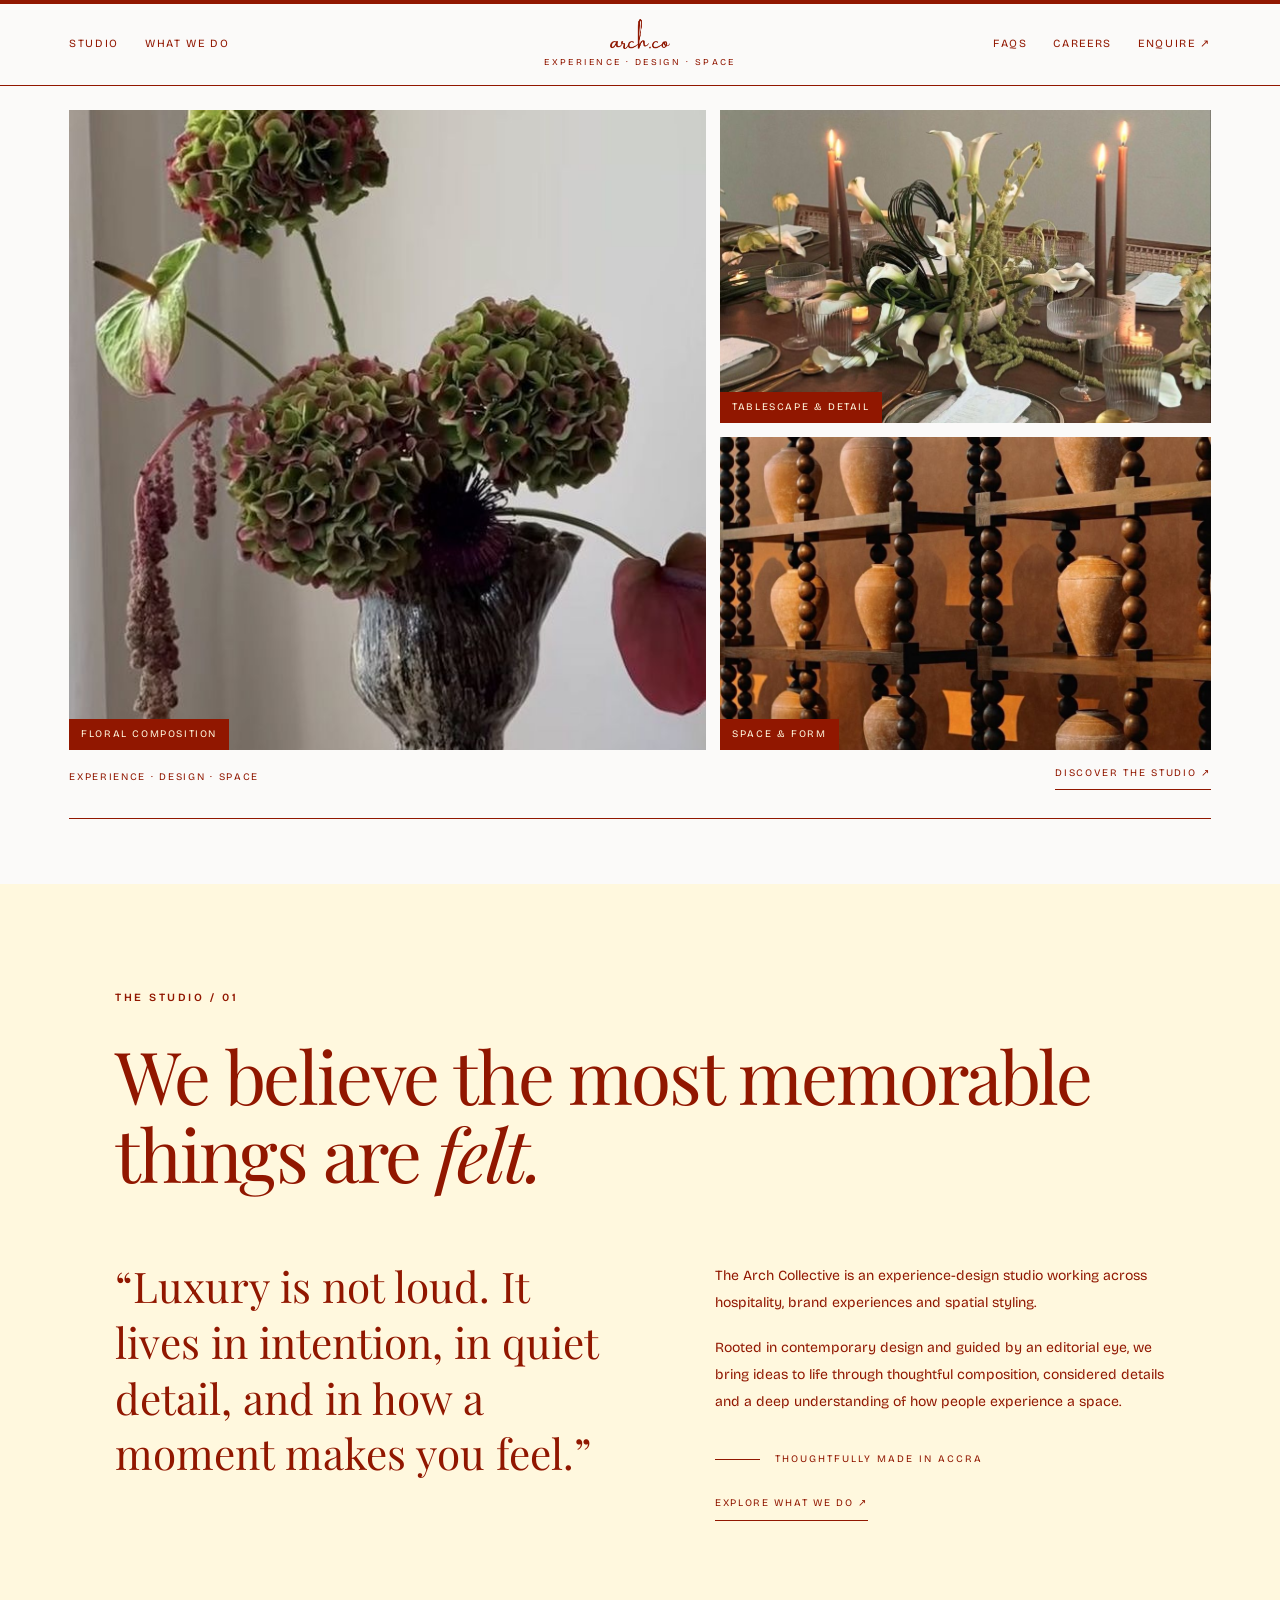
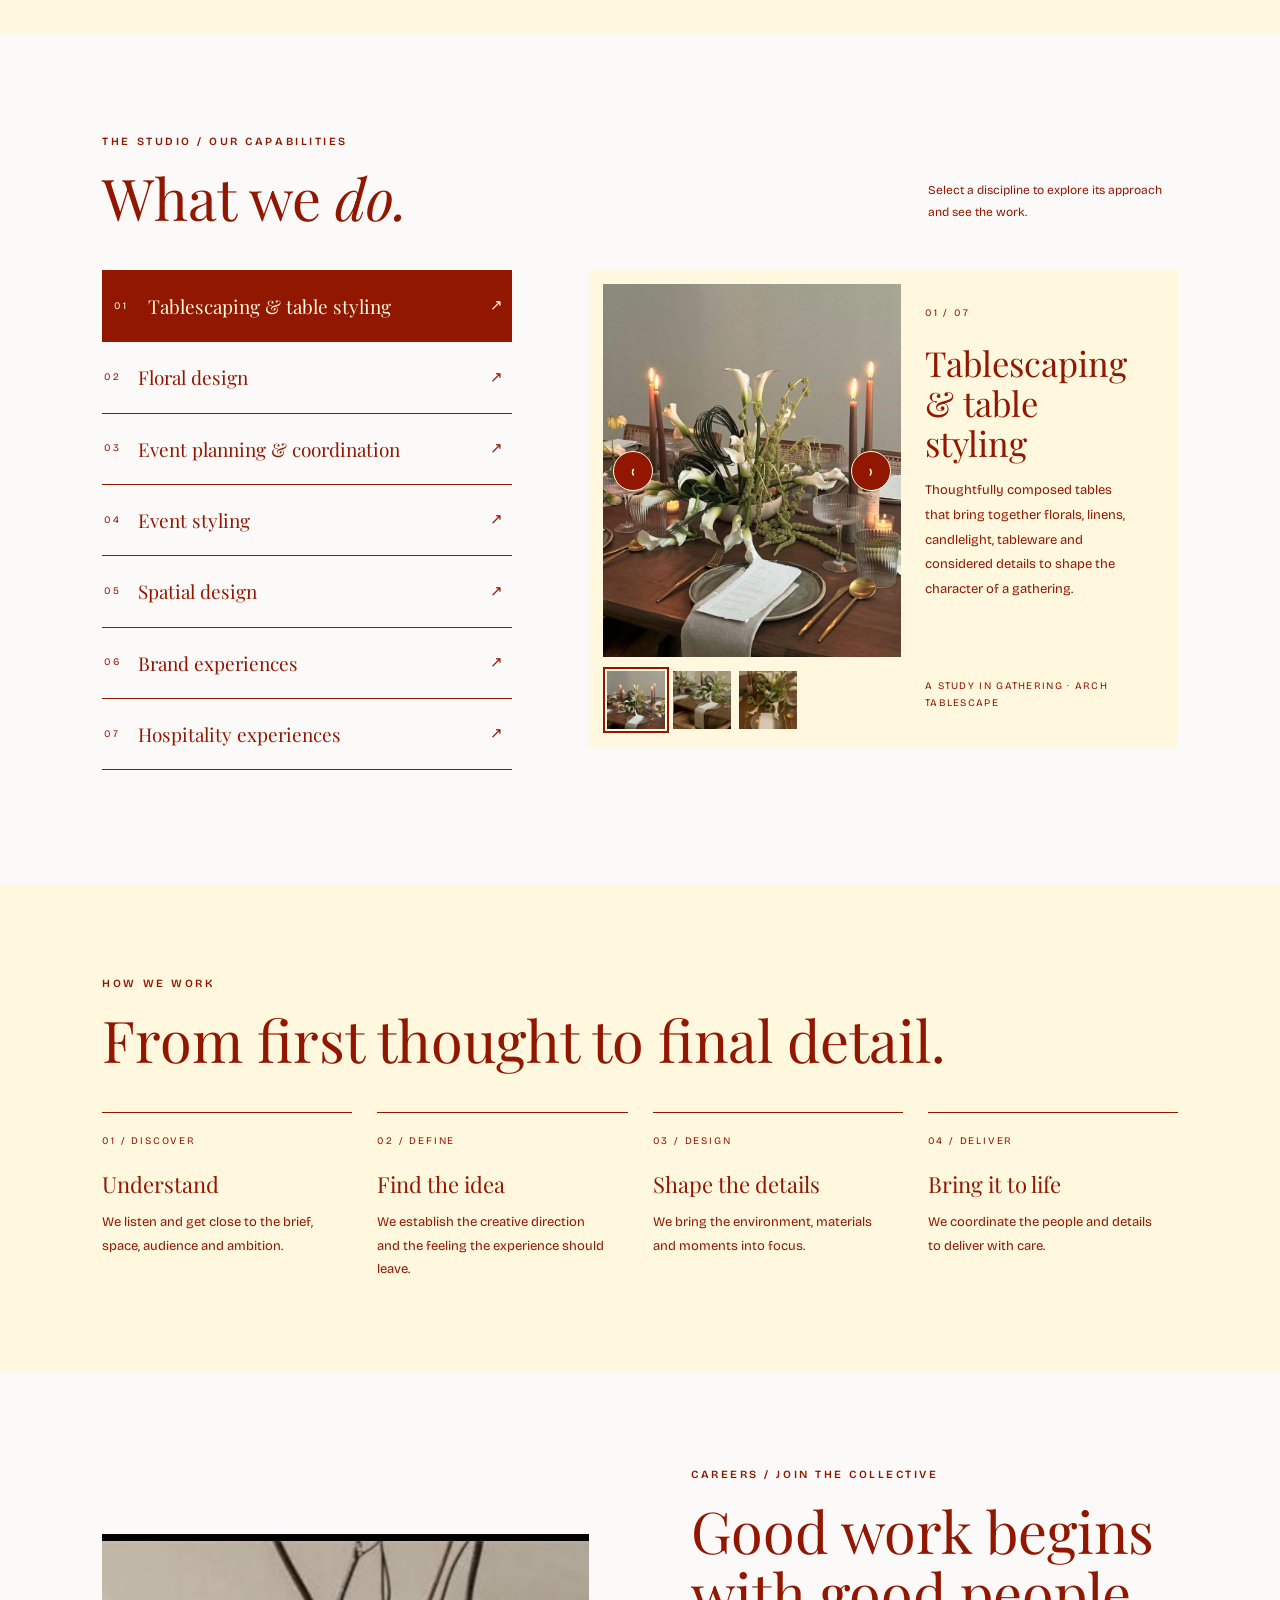
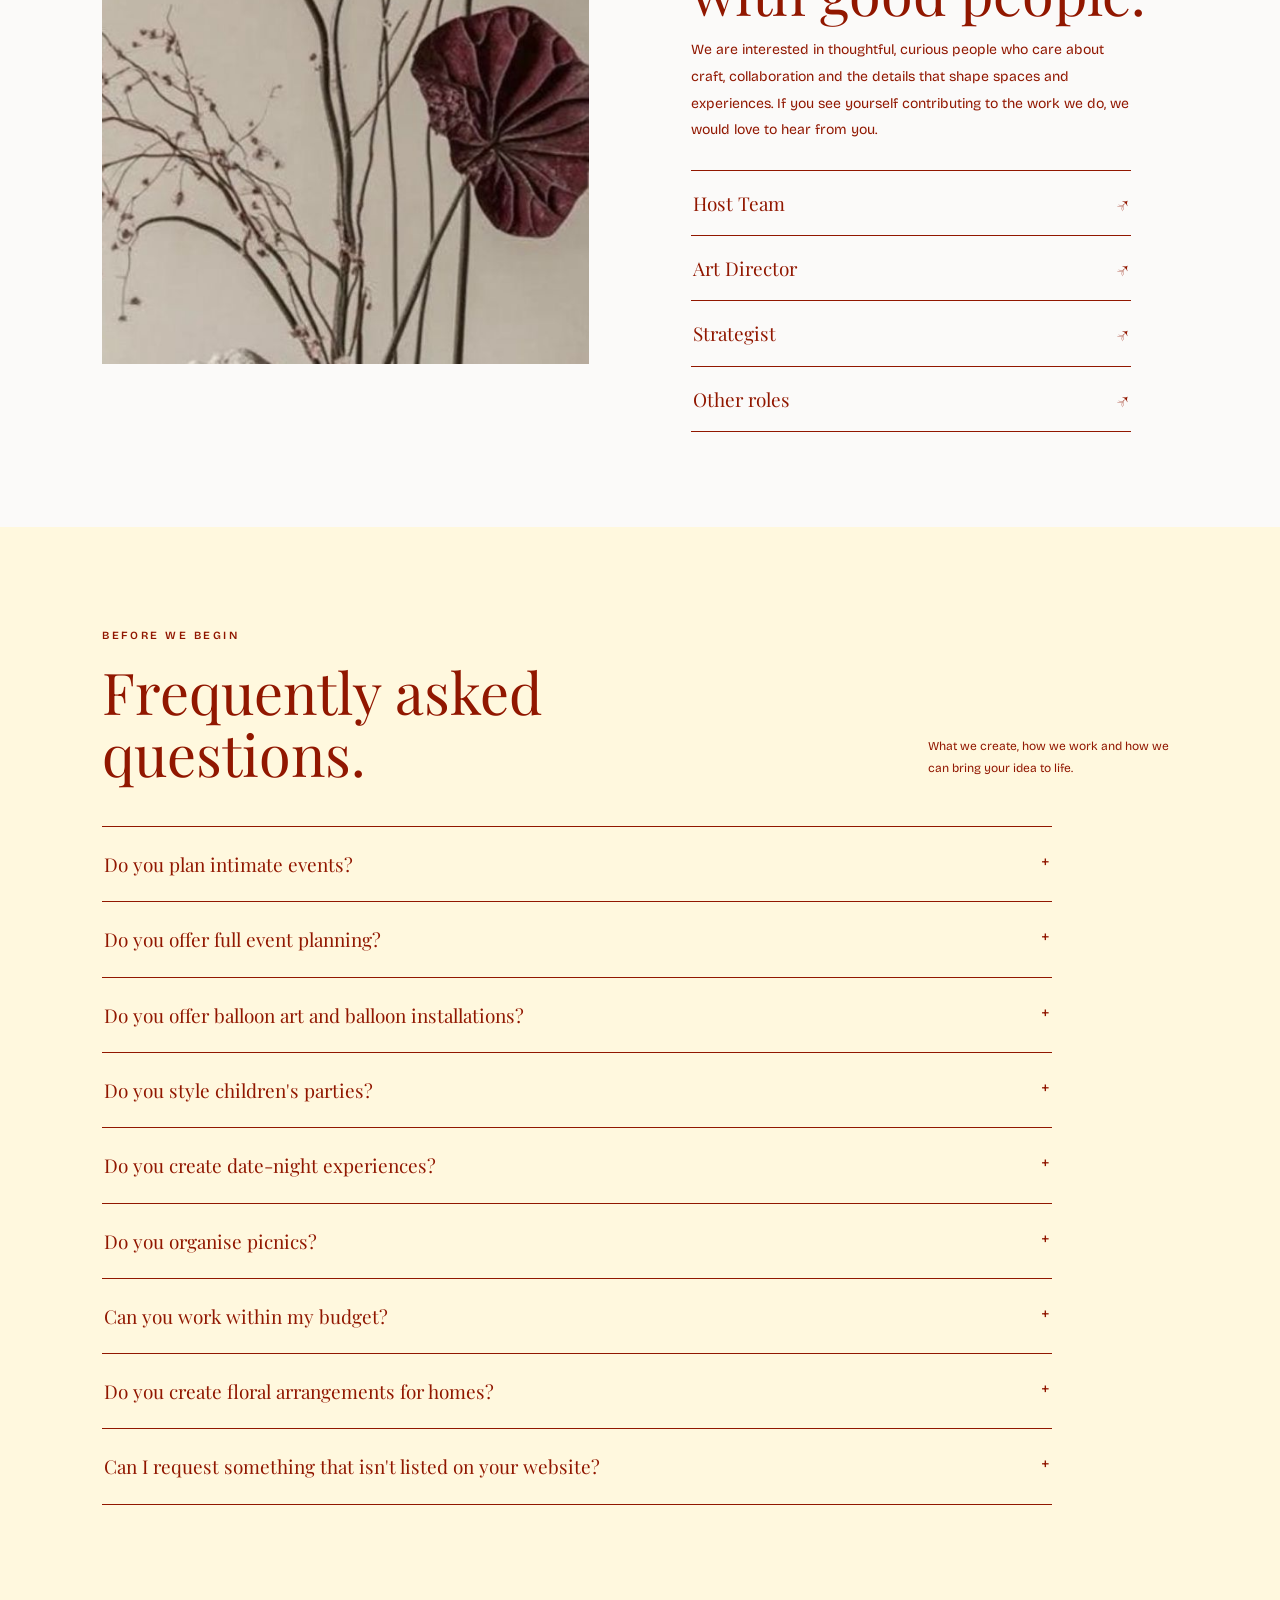
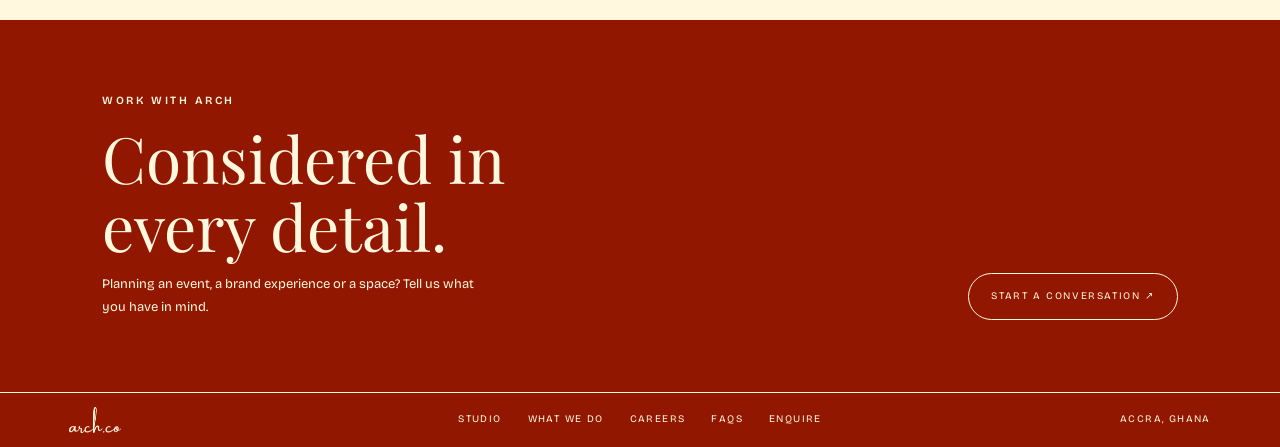
<file: index.html>
<!doctype html>
<html lang="en">
<head>
<meta charset="utf-8"><meta name="viewport" content="width=device-width,initial-scale=1,viewport-fit=cover">
<title>The Arch Collective | Experience · Design · Space</title>
<meta name="description" content="The Arch Collective is an experience-design studio working across hospitality, brand experiences and spatial styling in Accra, Ghana.">
<meta name="theme-color" content="#FFF8DE">
<link rel="preconnect" href="https://fonts.googleapis.com"><link rel="preconnect" href="https://fonts.gstatic.com" crossorigin>
<link href="https://fonts.googleapis.com/css2?family=Bricolage+Grotesque:wght@300;400;500;600&family=Playfair+Display:ital,wght@0,400;0,500;1,400&display=swap" rel="stylesheet">
<link rel="stylesheet" href="styles.css">
</head>
<body>
<div class="accent"></div>
<header>
 <nav class="nav left" aria-label="Primary"><a href="#studio">Studio</a><a href="#capabilities">What we do</a></nav>
 <a class="brand" href="index.html#top"><img src="assets/site/logo-archco-terracotta.png" alt="arch.co"><small>EXPERIENCE · DESIGN · SPACE</small></a>
 <nav class="nav right" aria-label="Secondary"><a href="#faq">FAQs</a><a href="#careers">Careers</a><a href="#enquiry" data-enquire>Enquire ↗</a></nav>
 <button class="menu-btn" type="button" aria-expanded="false" aria-controls="navAll">Menu</button>
 <nav class="nav-all" id="navAll" aria-label="Menu"><a href="#studio">Studio</a><a href="#capabilities">What we do</a><a href="#approach">How we work</a><a href="#careers">Careers</a><a href="#faq">FAQs</a><a href="#enquiry" data-enquire>Enquire ↗</a></nav>
</header>
<main id="top">
<section class="hero">
 <div class="hero-gallery" aria-label="Selected details from the Arch Collective">
  <figure class="hero-shot hero-shot-main"><img src="assets/site/hero-1-floral.jpg" alt="Sculptural hydrangea and anthurium arrangement in a textured vase"><figcaption>Floral composition</figcaption></figure>
  <figure class="hero-shot"><img src="assets/site/hero-2-tablescape.jpg" alt="Arch tablescape with sculptural flowers, candlelight and considered table details"><figcaption>Tablescape &amp; detail</figcaption></figure>
  <figure class="hero-shot"><img src="assets/site/hero-3-shelving.jpg" alt="Architectural shelving and sculptural vessels"><figcaption>Space &amp; form</figcaption></figure>
 </div>
 <div class="hero-foot"><span>Experience · Design · Space</span><a class="text-link" href="#studio">Discover the studio ↗</a></div>
</section>

<section class="studio" id="studio">
 <div class="kicker">The studio / 01</div>
 <h1 class="studio-title">We believe the most memorable things are <em>felt.</em></h1>
 <div class="studio-lower">
  <blockquote class="studio-quote">“Luxury is not loud. It lives in intention, in quiet detail, and in how a moment makes you feel.”</blockquote>
  <div class="studio-copy">
   <p>The Arch Collective is an experience-design studio working across hospitality, brand experiences and spatial styling.</p>
   <p>Rooted in contemporary design and guided by an editorial eye, we bring ideas to life through thoughtful composition, considered details and a deep understanding of how people experience a space.</p>
   <div class="studio-signature">Thoughtfully made in Accra</div>
   <a class="text-link" href="#capabilities">Explore what we do ↗</a>
  </div>
 </div>
</section>

<section class="capabilities" id="capabilities">
 <div class="cap-head"><div><div class="kicker">The studio / Our capabilities</div><h2>What we <em>do.</em></h2></div><p>Select a discipline to explore its approach and see the work.</p></div>
 <div class="service-layout">
  <div class="service-list" id="serviceList" role="tablist" aria-label="Arch capabilities"></div>
  <article class="service-detail" id="serviceDetail" role="tabpanel" aria-live="polite"></article>
 </div>
</section>

<section class="approach" id="approach"><div class="kicker">How we work</div><h2>From first thought to final detail.</h2>
 <div class="steps">
  <article class="step"><span>01 / DISCOVER</span><h3>Understand</h3><p>We listen and get close to the brief, space, audience and ambition.</p></article>
  <article class="step"><span>02 / DEFINE</span><h3>Find the idea</h3><p>We establish the creative direction and the feeling the experience should leave.</p></article>
  <article class="step"><span>03 / DESIGN</span><h3>Shape the details</h3><p>We bring the environment, materials and moments into focus.</p></article>
  <article class="step"><span>04 / DELIVER</span><h3>Bring it to life</h3><p>We coordinate the people and details to deliver with care.</p></article>
 </div>
</section>

<section class="careers" id="careers">
 <div class="careers-visual"><img src="assets/site/careers-botanical.jpg" alt="Sculptural botanical study representing creative practice"></div>
 <div class="careers-copy"><div class="kicker">Careers / Join the collective</div><h2>Good work begins with good people.</h2><p>We are interested in thoughtful, curious people who care about craft, collaboration and the details that shape spaces and experiences. If you see yourself contributing to the work we do, we would love to hear from you.</p>
  <ul class="roles"><li><a href="application.html?role=host-team"><span>Host Team</span><i>↗</i></a></li><li><a href="application.html?role=art-director"><span>Art Director</span><i>↗</i></a></li><li><a href="application.html?role=strategist"><span>Strategist</span><i>↗</i></a></li><li><a href="application.html?role=other"><span>Other roles</span><i>↗</i></a></li></ul></div>
</section>

<section class="faq" id="faq">
 <div class="faq-head"><div><div class="kicker">Before we begin</div><h2>Frequently asked<br>questions.</h2></div><p>What we create, how we work and how we can bring your idea to life.</p></div>
 <div class="faq-list"><details class="faq-item"><summary>Do you plan intimate events?</summary><div class="faq-answer">Yes. We create intimate gatherings with the same care and creative attention as larger celebrations, from the overall concept to the details that make the occasion feel personal.</div></details><details class="faq-item"><summary>Do you offer full event planning?</summary><div class="faq-answer">Yes. We can support an event from the planning stage through to execution. Depending on the brief, this may include developing the concept, building the planning timeline, coordinating suppliers and logistics, managing the details and overseeing the event on the day. Event planning can also be commissioned alongside our styling services.</div></details><details class="faq-item"><summary>Do you offer balloon art and balloon installations?</summary><div class="faq-answer">Yes. We create balloon art and bespoke balloon installations, incorporating colour, form and styling to suit the event concept.</div></details><details class="faq-item"><summary>Do you style children's parties?</summary><div class="faq-answer">Yes. We style children's celebrations, including themed parties, thoughtful décor, balloon installations and details designed around the occasion.</div></details><details class="faq-item"><summary>Do you create date-night experiences?</summary><div class="faq-answer">Yes. We create considered date-night settings, romantic dinners, proposals and personalised experiences for two.</div></details><details class="faq-item"><summary>Do you organise picnics?</summary><div class="faq-answer">Yes. We create styled picnic experiences, bringing together the setting, tablescape, florals and finishing details.</div></details><details class="faq-item"><summary>Can you work within my budget?</summary><div class="faq-answer">Absolutely. We work with your available budget to shape the scope, creative direction and details of the project. We will help identify the priorities and make considered choices so the investment is used thoughtfully.</div></details><details class="faq-item"><summary>Do you create floral arrangements for homes?</summary><div class="faq-answer">Yes. We create bespoke floral arrangements for residential spaces, with compositions considered in relation to the room, palette, scale and setting.</div></details><details class="faq-item"><summary>Can I request something that isn't listed on your website?</summary><div class="faq-answer">Of course. The services shown are a guide to our work, not a limit to what we can create. Share your idea with us and we can explore whether it is a fit for the studio.</div></details></div>
</section>

<section class="contact" id="contact"><div><div class="kicker">Work with Arch</div><h2>Considered in<br>every detail.</h2><p>Planning an event, a brand experience or a space? Tell us what you have in mind.</p></div><button type="button" data-enquire>Start a conversation ↗</button></section>
</main>
<footer><a href="index.html#top"><img src="assets/site/logo-archco-cream.png" alt="arch.co"></a><nav aria-label="Footer"><a href="index.html#studio">Studio</a><a href="index.html#capabilities">What we do</a><a href="index.html#careers">Careers</a><a href="index.html#faq">FAQs</a><a href="#enquiry" data-enquire>Enquire</a></nav><span>Accra, Ghana</span></footer>

<dialog class="enq" id="enquiry" aria-labelledby="enqTitle">
 <button class="enq-close" type="button" aria-label="Close">×</button>
 <div class="enq-inner"><div class="enquiry-grid">
  <div class="enquiry-intro"><div class="kicker">Start a conversation / Enquiries</div><h2 id="enqTitle">Tell us what<br>you have in mind.</h2><p>Whether you have a clear brief or are still exploring an idea, share a few details and let’s begin the conversation.</p><div class="enquiry-note">Thoughtfully made in Accra</div></div>
  <form class="enquiry-form" id="enquiryForm">
   <div class="hp" aria-hidden="true"><label>Leave this empty<input name="_gotcha" tabindex="-1" autocomplete="off"></label></div>
   <div class="field"><label for="fullName">Your name *</label><input id="fullName" name="name" autocomplete="name" placeholder="Full name" required></div>
   <div class="field"><label for="email">Email address *</label><input id="email" name="email" type="email" autocomplete="email" placeholder="you@example.com" required></div>
   <div class="field"><label for="phone">Phone / WhatsApp *</label><input id="phone" name="phone" type="tel" autocomplete="tel" placeholder="+233 ..." required></div>
   <div class="field"><label for="service">What are you enquiring about? *</label><select id="service" name="service" required><option value="">Select a service</option><option>Tablescaping &amp; table styling</option><option>Floral design</option><option>Event planning &amp; coordination</option><option>Event styling</option><option>Spatial design</option><option>Brand experiences</option><option>Hospitality experiences</option><option>Something else / not sure yet</option></select></div>
   <div class="field"><label for="date">Proposed date</label><input id="date" name="date" type="date"></div>
   <div class="field"><label for="location">Project location</label><input id="location" name="location" placeholder="City or venue"></div>
   <div class="field"><label for="budget">Working budget (optional)</label><input id="budget" name="budget" placeholder="Your estimated range, if known"></div>
   <div class="field"><label for="scale">Approximate scale (if relevant)</label><input id="scale" name="scale" placeholder="Guest count, space size or project scale"></div>
   <div class="field"><label for="source">How did you hear about us? (optional)</label><select id="source" name="source"><option value="">Select one</option><option>Instagram</option><option>Referral</option><option>Google / online search</option><option>Previous Arch project</option><option>Other</option></select></div>
   <div class="field full"><label for="brief">Tell us a little about your project *</label><textarea id="brief" name="brief" placeholder="The idea, occasion, scale, what you would like us to create…" required></textarea></div>
   <div class="form-actions"><button type="submit">Submit enquiry ↗</button><span class="form-hint">Your details will only be used to respond to this enquiry.</span></div>
   <div class="form-status" role="status" aria-live="polite"></div>
  </form>
 </div></div>
</dialog>
<script src="config.js"></script><script src="portfolio.js"></script><script src="script.js"></script>
</body></html>
</file>
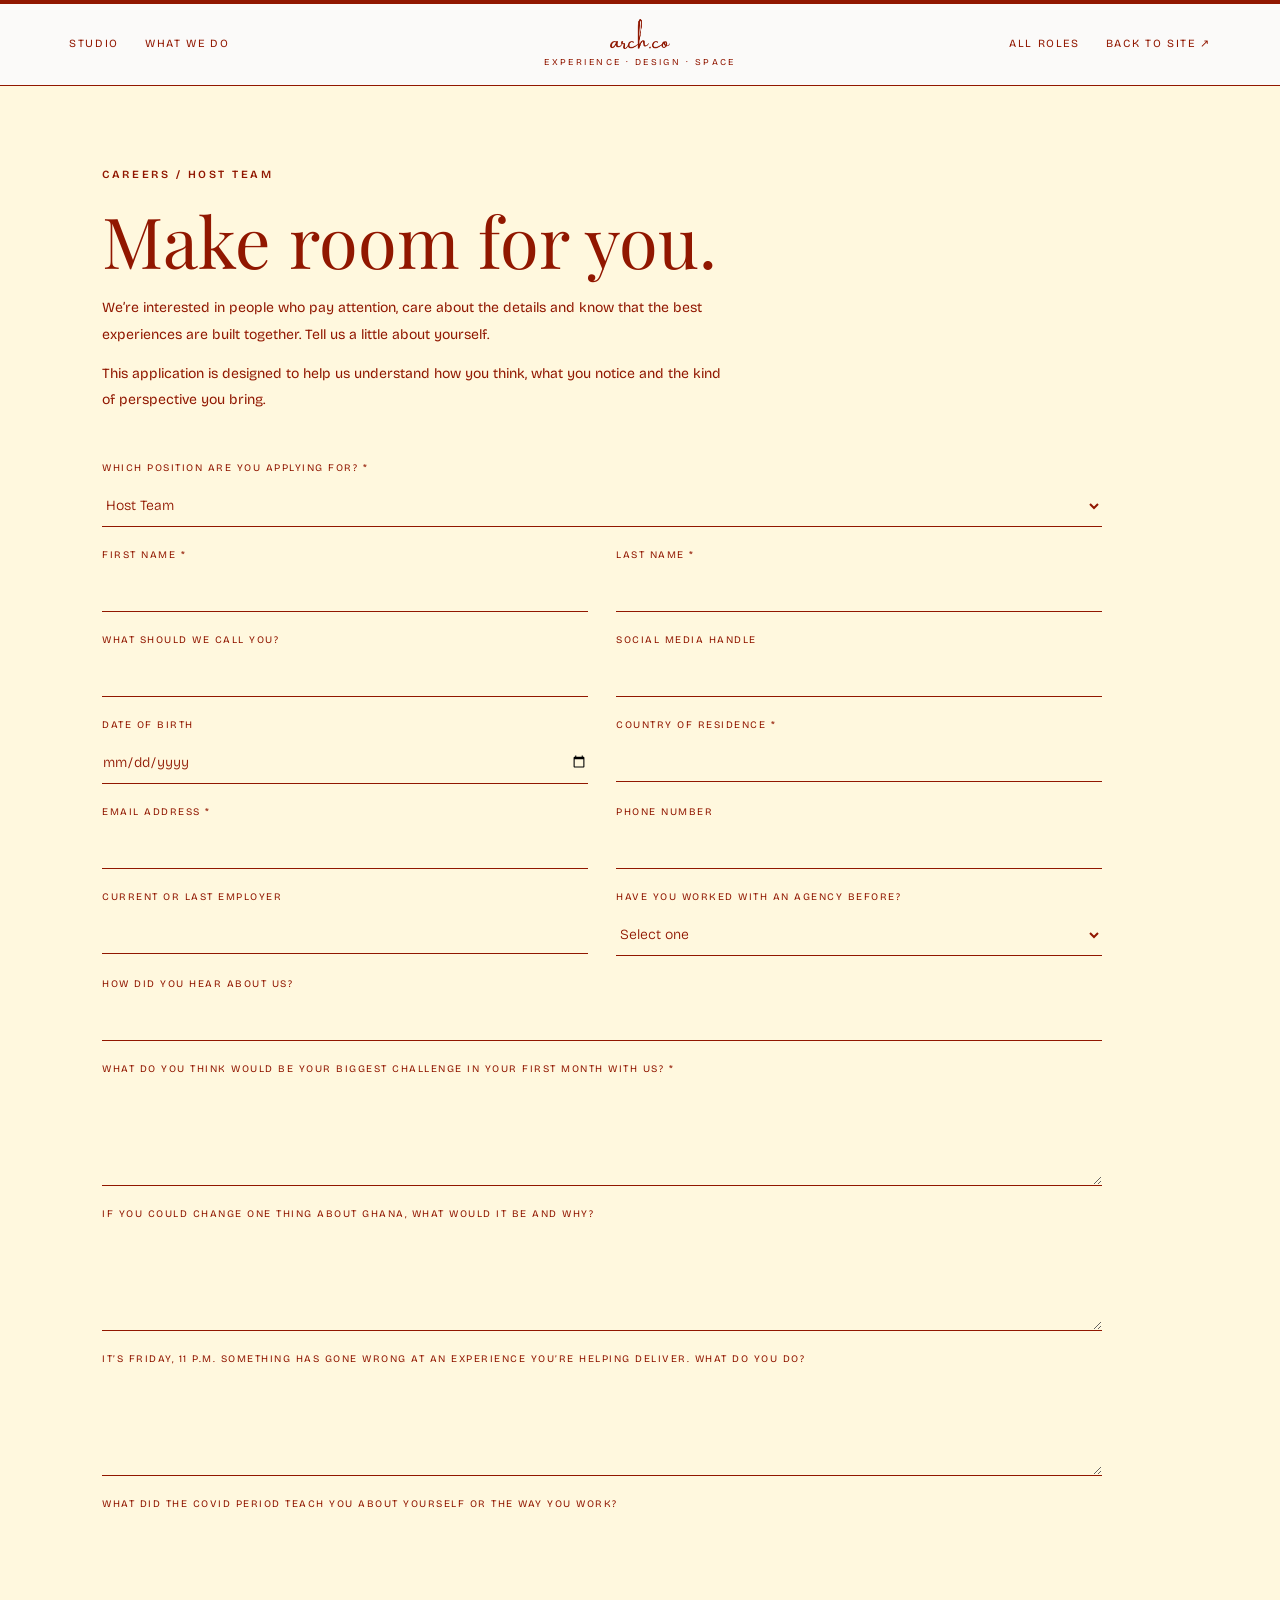
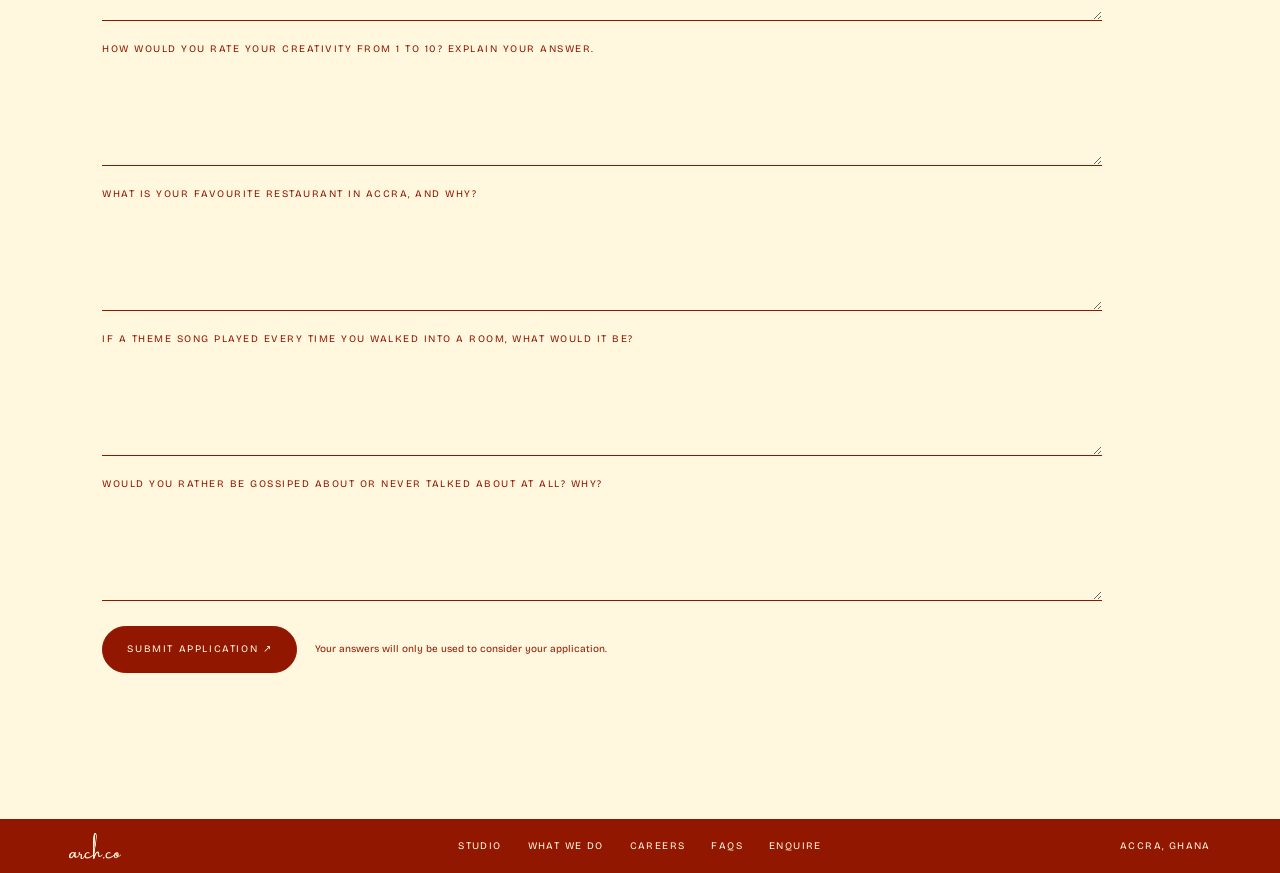
<file: application.html>
<!doctype html>
<html lang="en">
<head>
<meta charset="utf-8"><meta name="viewport" content="width=device-width,initial-scale=1,viewport-fit=cover">
<title>Careers | The Arch Collective</title>
<meta name="description" content="Apply to join The Arch Collective.">
<meta name="theme-color" content="#FFF8DE">
<link rel="preconnect" href="https://fonts.googleapis.com"><link rel="preconnect" href="https://fonts.gstatic.com" crossorigin>
<link href="https://fonts.googleapis.com/css2?family=Bricolage+Grotesque:wght@300;400;500;600&family=Playfair+Display:ital,wght@0,400;0,500;1,400&display=swap" rel="stylesheet">
<link rel="stylesheet" href="styles.css">
</head>
<body>
<div class="accent"></div>
<header>
 <nav class="nav left" aria-label="Primary"><a href="index.html#studio">Studio</a><a href="index.html#capabilities">What we do</a></nav>
 <a class="brand" href="index.html#top"><img src="assets/site/logo-archco-terracotta.png" alt="arch.co"><small>EXPERIENCE · DESIGN · SPACE</small></a>
 <nav class="nav right" aria-label="Secondary"><a href="index.html#careers">All roles</a><a href="index.html">Back to site ↗</a></nav>
 <button class="menu-btn" type="button" aria-expanded="false" aria-controls="navAll">Menu</button>
 <nav class="nav-all" id="navAll" aria-label="Menu"><a href="index.html#studio">Studio</a><a href="index.html#capabilities">What we do</a><a href="index.html#careers">All roles</a><a href="index.html">Back to site ↗</a></nav>
</header>
<main id="top"><section class="apply">
 <div class="apply-intro"><div class="kicker">Careers / <span id="roleName">Host Team</span></div><h1>Make room for you.</h1>
  <p>We’re interested in people who pay attention, care about the details and know that the best experiences are built together. Tell us a little about yourself.</p>
  <p>This application is designed to help us understand how you think, what you notice and the kind of perspective you bring.</p></div>
 <form class="apply-form" id="applicationForm">
  <div class="hp" aria-hidden="true"><label>Leave this empty<input name="_gotcha" tabindex="-1" autocomplete="off"></label></div>
  <div class="field full"><label for="position">Which position are you applying for? *</label><select id="position" name="position" required><option>Host Team</option><option>Art Director</option><option>Strategist</option><option>Other</option></select></div>
  <div class="field"><label for="firstName">First name *</label><input id="firstName" name="firstName" type="text" required autocomplete="given-name"></div><div class="field"><label for="lastName">Last name *</label><input id="lastName" name="lastName" type="text" required autocomplete="family-name"></div>
  <div class="field"><label for="preferredName">What should we call you?</label><input id="preferredName" name="preferredName" type="text"></div><div class="field"><label for="socialHandle">Social media handle</label><input id="socialHandle" name="socialHandle" type="text" autocapitalize="off" spellcheck="false"></div>
  <div class="field"><label for="dateOfBirth">Date of birth</label><input id="dateOfBirth" name="dateOfBirth" type="date"></div><div class="field"><label for="country">Country of residence *</label><input id="country" name="country" type="text" required></div>
  <div class="field"><label for="email">Email address *</label><input id="email" name="email" type="email" required autocomplete="email"></div><div class="field"><label for="phone">Phone number</label><input id="phone" name="phone" type="tel" autocomplete="tel"></div>
  <div class="field"><label for="employer">Current or last employer</label><input id="employer" name="employer" type="text"></div><div class="field"><label for="agencyExperience">Have you worked with an agency before?</label><select id="agencyExperience" name="agencyExperience"><option value="">Select one</option><option>Yes</option><option>No</option></select></div>
  <div class="field full"><label for="referral">How did you hear about us?</label><input id="referral" name="referral" type="text"></div>
  <div class="field full"><label for="firstMonthChallenge">What do you think would be your biggest challenge in your first month with us? *</label><textarea id="firstMonthChallenge" name="firstMonthChallenge" required></textarea></div><div class="field full"><label for="changeGhana">If you could change one thing about Ghana, what would it be and why?</label><textarea id="changeGhana" name="changeGhana"></textarea></div><div class="field full"><label for="fridayNight">It’s Friday, 11 p.m. Something has gone wrong at an experience you’re helping deliver. What do you do?</label><textarea id="fridayNight" name="fridayNight"></textarea></div><div class="field full"><label for="covidReflection">What did the COVID period teach you about yourself or the way you work?</label><textarea id="covidReflection" name="covidReflection"></textarea></div><div class="field full"><label for="creativityRating">How would you rate your creativity from 1 to 10? Explain your answer.</label><textarea id="creativityRating" name="creativityRating"></textarea></div><div class="field full"><label for="favouriteRestaurant">What is your favourite restaurant in Accra, and why?</label><textarea id="favouriteRestaurant" name="favouriteRestaurant"></textarea></div><div class="field full"><label for="themeSong">If a theme song played every time you walked into a room, what would it be?</label><textarea id="themeSong" name="themeSong"></textarea></div><div class="field full"><label for="gossipQuestion">Would you rather be gossiped about or never talked about at all? Why?</label><textarea id="gossipQuestion" name="gossipQuestion"></textarea></div>
  <div class="form-actions"><button type="submit">Submit application ↗</button><span class="form-hint">Your answers will only be used to consider your application.</span></div>
  <div class="form-status" role="status" aria-live="polite"></div>
 </form>
</section></main>
<footer><a href="index.html#top"><img src="assets/site/logo-archco-cream.png" alt="arch.co"></a><nav aria-label="Footer"><a href="index.html#studio">Studio</a><a href="index.html#capabilities">What we do</a><a href="index.html#careers">Careers</a><a href="index.html#faq">FAQs</a><a href="index.html#enquiry">Enquire</a></nav><span>Accra, Ghana</span></footer>
<script src="config.js"></script><script src="script.js"></script>
</body></html>
</file>
<file: styles.css>
/* The Arch Collective: brand colours only. Warm white #FBFAF9, cream #FFF8DE, terracotta #911700. */
:root{--t:#911700;--w:#FBFAF9;--cr:#FFF8DE;--sans:'Bricolage Grotesque',Arial,sans-serif;--serif:'Playfair Display',Georgia,serif}
*{box-sizing:border-box}html{scroll-behavior:smooth;scroll-padding-top:96px}
body{margin:0;background:var(--w);color:var(--t);font:400 14px/1.7 var(--sans);overflow-x:clip}
a{color:inherit;text-decoration:none}button{font:inherit;color:inherit}img,video{max-width:100%}
:focus-visible{outline:2px solid var(--t);outline-offset:3px}.contact :focus-visible,footer :focus-visible{outline-color:var(--cr)}
.accent{height:4px;background:var(--t)}
header{position:sticky;top:0;z-index:30;height:82px;padding:0 5.4vw;display:grid;grid-template-columns:1fr auto 1fr;align-items:center;border-bottom:1px solid var(--t);background:var(--w)}
.nav{display:flex;gap:26px;align-items:center}.nav.right{justify-content:flex-end}.nav-all,.menu-btn{display:none}
.nav a{font-size:11px;letter-spacing:.15em;text-transform:uppercase}.nav a:hover,.roles a:hover span,.text-link:hover{text-decoration:underline;text-underline-offset:.35em}
.brand{text-align:center;display:block}.brand img{display:block;height:30px;width:auto;margin:0 auto}.brand small{display:block;font-size:9px;letter-spacing:.27em;margin-top:6px}
.hero{padding:24px 5.4vw 65px}
.hero-gallery{height:min(62vw,640px);min-height:430px;display:grid;grid-template-columns:1.13fr .87fr;grid-template-rows:1fr 1fr;gap:14px}
.hero-shot{position:relative;overflow:hidden;margin:0;background:var(--cr)}.hero-shot-main{grid-row:1 / span 2}
.hero-shot img{display:block;width:100%;height:100%;object-fit:cover;transition:transform .7s ease}.hero-shot:hover img{transform:scale(1.025)}
.hero-shot figcaption{position:absolute;left:0;bottom:0;background:var(--t);color:var(--cr);padding:7px 12px;font-size:10px;letter-spacing:.16em;text-transform:uppercase}
.hero-foot{display:flex;justify-content:space-between;align-items:center;padding:15px 0 28px;border-bottom:1px solid var(--t)}
.hero-foot span{font-size:10px;letter-spacing:.17em;text-transform:uppercase}
.text-link{display:inline-block;margin-top:25px;font-size:10px;letter-spacing:.17em;text-transform:uppercase;border-bottom:1px solid var(--t);padding-bottom:7px}.hero-foot .text-link{margin:0}
.kicker{font-size:11px;letter-spacing:.23em;text-transform:uppercase;font-weight:600}
h1,h2,h3{font-family:var(--serif);font-weight:400;margin:0}h1 em,h2 em{font-style:italic}
.studio{padding:105px 9vw 112px;background:var(--cr)}
.studio-title{font-size:clamp(38px,5.7vw,76px);line-height:1.08;letter-spacing:-.03em;max-width:980px;margin:28px 0 0}
.studio-lower{display:grid;grid-template-columns:1.05fr .95fr;gap:8vw;margin-top:65px;align-items:start}
.studio-quote{font-family:var(--serif);font-size:clamp(25px,3.3vw,43px);line-height:1.32;margin:0;max-width:570px}
.studio-copy{font-size:14px;line-height:1.9;max-width:470px;padding-top:5px}.studio-copy p{margin:0 0 19px}
.studio-signature{display:flex;align-items:center;gap:15px;margin-top:35px;font-size:10px;letter-spacing:.2em;text-transform:uppercase}.studio-signature:before{content:"";width:45px;height:1px;background:var(--t)}
.capabilities,.faq{padding:100px 8vw 115px;background:var(--w)}.approach,.faq{background:var(--cr)}
.cap-head,.faq-head{display:flex;justify-content:space-between;align-items:flex-end;gap:35px;margin-bottom:42px}
.cap-head h2,.approach h2,.faq-head h2,.careers-copy h2{font-size:clamp(36px,4.5vw,58px);line-height:1.08;margin:14px 0 0}
.cap-head p,.faq-head p{font-size:12px;line-height:1.8;max-width:250px;margin:0 0 5px}
.service-layout{display:grid;grid-template-columns:.82fr 1.18fr;gap:6vw;align-items:start}
.service-list{border-top:1px solid var(--t)}
.service-button{width:100%;background:transparent;border:0;border-bottom:1px solid var(--t);padding:19px 2px;display:grid;grid-template-columns:34px 1fr 20px;align-items:center;text-align:left;cursor:pointer;transition:padding .2s,background .2s,color .2s}
.service-button .num{font-size:10px;letter-spacing:.12em}.service-button .name{font-family:var(--serif);font-size:19px}.service-button .arrow{font-size:15px}
.service-button:hover{padding-left:9px}.service-button[aria-selected="true"]{padding-left:12px;background:var(--t);color:var(--cr)}
.service-detail{display:grid;grid-template-columns:1fr .88fr;gap:0;background:var(--cr);padding:14px}
.detail-media{min-width:0}.detail-image{position:relative;aspect-ratio:4/5;overflow:hidden;background:var(--w)}
.detail-image img,.detail-image video{position:absolute;inset:0;width:100%;height:100%;object-fit:cover;background:var(--t)}
.arrow-btn{position:absolute;top:50%;z-index:2;width:40px;height:40px;margin-top:-20px;border-radius:50%;border:1px solid var(--cr);background:var(--t);color:var(--cr);font-size:18px;line-height:1;cursor:pointer}.arrow-btn.prev{left:10px}.arrow-btn.next{right:10px}.arrow-btn:hover{background:var(--cr);color:var(--t);border-color:var(--t)}
.thumbs{display:flex;gap:8px;margin-top:10px;overflow-x:auto;padding:4px}
.thumb{position:relative;flex:0 0 58px;height:58px;padding:0;border:0;background:var(--w);cursor:pointer}.thumb img{display:block;width:100%;height:100%;object-fit:cover}
.thumb[aria-current="true"]{outline:2px solid var(--t);outline-offset:2px}.thumb i{position:absolute;right:0;bottom:0;background:var(--t);color:var(--cr);font-size:9px;line-height:1;padding:4px 5px;font-style:normal}
.detail-copy{padding:21px 24px;display:flex;flex-direction:column;align-items:flex-start}
.detail-copy .number{font-size:10px;letter-spacing:.18em}.detail-copy h3{font-size:clamp(25px,2.7vw,36px);line-height:1.15;margin:22px 0 15px}
.detail-copy p{font-size:13px;line-height:1.9;margin:0}.detail-caption{margin-top:auto;padding-top:28px;font-size:10px;letter-spacing:.13em;text-transform:uppercase}
.approach{padding:90px 8vw}.approach h2{margin-bottom:42px}
.steps{display:grid;grid-template-columns:repeat(4,1fr);gap:25px}.step{border-top:1px solid var(--t);padding-top:15px}
.step span{font-size:10px;letter-spacing:.18em}.step h3{font-size:22px;margin:14px 0 8px}.step p{font-size:13px;line-height:1.8;max-width:230px;margin:0}
.careers{padding:95px 8vw;background:var(--w);display:grid;grid-template-columns:1fr 1fr;gap:8vw;align-items:center}
.careers-visual{height:430px;overflow:hidden;background:var(--cr)}.careers-visual img{width:100%;height:100%;object-fit:cover}
.careers-copy p{font-size:14px;line-height:1.9;max-width:440px}
.roles{list-style:none;margin:26px 0 0;padding:0;border-top:1px solid var(--t);max-width:440px}
.roles a{display:flex;justify-content:space-between;align-items:center;padding:16px 2px;border-bottom:1px solid var(--t);font-family:var(--serif);font-size:19px;transition:padding .2s}.roles a:hover{padding-left:9px}
.faq-list{border-top:1px solid var(--t);max-width:950px}.faq-item{border-bottom:1px solid var(--t)}
.faq-item summary{list-style:none;cursor:pointer;display:flex;justify-content:space-between;gap:20px;padding:21px 2px;font-family:var(--serif);font-size:19px}
.faq-item summary::-webkit-details-marker{display:none}.faq-item summary:after{content:"+";font-family:var(--sans);font-size:17px}.faq-item[open] summary:after{content:"−"}
.faq-answer{font-size:13px;line-height:1.9;max-width:690px;padding:0 32px 20px 2px}
.contact{background:var(--t);color:var(--cr);padding:72px 8vw;display:flex;align-items:flex-end;justify-content:space-between;gap:30px}
.contact h2{font-size:clamp(38px,5vw,64px);line-height:1.05;margin:14px 0}.contact p{font-size:13px;line-height:1.8;max-width:380px;margin:0}
.pill,.contact button{border:1px solid var(--cr);background:transparent;color:inherit;padding:14px 22px;border-radius:30px;font-size:10px;letter-spacing:.16em;text-transform:uppercase;white-space:nowrap;cursor:pointer}
.contact .pill:hover,.contact button:hover{background:var(--cr);color:var(--t)}
footer{background:var(--t);color:var(--cr);border-top:1px solid var(--cr);padding:14px 5.4vw;display:grid;grid-template-columns:1fr auto 1fr;align-items:center;gap:20px}
footer img{display:block;height:26px;width:auto}footer nav{display:flex;gap:26px;flex-wrap:wrap;justify-content:center}footer a,footer span{font-size:10px;letter-spacing:.14em;text-transform:uppercase}footer a:hover{text-decoration:underline;text-underline-offset:.3em}footer span{justify-self:end}
/* enquiry pop-up + forms */
dialog.enq{width:100%;height:100%;max-width:none;max-height:none;margin:0;padding:0;border:0;background:var(--cr);color:var(--t)}dialog.enq::backdrop{background:var(--cr)}
.enq-inner{min-height:100%;padding:96px 8vw 80px}
.enq-close{position:fixed;top:20px;right:5vw;z-index:2;width:46px;height:46px;border:1px solid var(--t);border-radius:50%;background:var(--cr);font-size:24px;line-height:1;cursor:pointer}.enq-close:hover{background:var(--t);color:var(--cr)}
.enquiry-grid{display:grid;grid-template-columns:.8fr 1.2fr;gap:8vw;align-items:start}
.enquiry-intro h2{font-size:clamp(38px,4.8vw,62px);line-height:1.08;margin:16px 0}.enquiry-intro p{font-size:14px;line-height:1.9;max-width:340px}
.enquiry-note{margin-top:28px;font-size:10px;letter-spacing:.15em;text-transform:uppercase}
.enquiry-form{display:grid;grid-template-columns:1fr 1fr;gap:20px 18px}.field{display:flex;flex-direction:column;gap:8px}.field.full{grid-column:1/-1}
.field label{font-size:10px;letter-spacing:.15em;text-transform:uppercase}
.field input,.field select,.field textarea{width:100%;border:0;border-bottom:1px solid var(--t);background:transparent;border-radius:0;padding:11px 0;font:300 14px var(--sans);color:var(--t);outline:none}
.field input:focus,.field select:focus,.field textarea:focus{border-bottom-width:2px}.field textarea{min-height:100px;resize:vertical}.field input::placeholder,.field textarea::placeholder{color:var(--t)}
.hp{position:absolute;left:-9999px;width:1px;height:1px;overflow:hidden}
.form-actions{grid-column:1/-1;display:flex;align-items:center;gap:18px;margin-top:5px}
.form-actions button{background:var(--t);color:var(--cr);border:1px solid var(--t);border-radius:30px;padding:14px 24px;font-size:10px;letter-spacing:.16em;text-transform:uppercase;cursor:pointer}.form-actions button:hover{background:var(--cr);color:var(--t)}.form-actions button:disabled{cursor:wait}
.form-hint{font-size:10px;line-height:1.7}.form-status{grid-column:1/-1;font-size:13px;line-height:1.7;min-height:1.2em}.form-status.err{font-weight:600}
.apply{padding:80px 8vw 110px;background:var(--cr)}.apply-intro{max-width:620px;margin-bottom:46px}.apply-intro h1{font-size:clamp(40px,5.5vw,72px);line-height:1.06;margin:18px 0}.apply-intro p{font-size:14px;line-height:1.9;margin:0 0 12px}
.apply-form{display:grid;grid-template-columns:1fr 1fr;gap:20px 28px;max-width:1000px}
@media(max-width:900px){.hero-foot span{max-width:55%}}
@media(max-width:760px){
 header{height:70px;padding:0 5vw;grid-template-columns:1fr auto}.nav.left,.nav.right{display:none}.brand{text-align:left;grid-column:1}.brand img{margin:0}.brand small{display:none}
 .menu-btn{display:block;grid-column:2;border:1px solid var(--t);background:transparent;border-radius:30px;padding:10px 16px;font-size:10px;letter-spacing:.16em;text-transform:uppercase;cursor:pointer}
 header.open .nav-all{display:flex;flex-direction:column;align-items:flex-start;gap:18px;position:absolute;top:70px;left:0;right:0;background:var(--w);padding:24px 5vw 30px;border-bottom:1px solid var(--t)}
 .hero{padding:17px 5vw 42px}.hero-gallery{height:112vw;min-height:390px;max-height:570px;gap:7px}.hero-foot{align-items:flex-start;gap:20px}
 .studio{padding:75px 7vw 80px}.studio-title{font-size:clamp(38px,9vw,58px);margin-top:20px}.studio-lower{grid-template-columns:1fr;gap:30px;margin-top:40px}.studio-quote{font-size:30px}
 .capabilities,.approach,.faq,.apply{padding:72px 6vw}.cap-head,.faq-head{display:block}.cap-head p,.faq-head p{margin-top:15px}
 .service-layout{grid-template-columns:1fr;gap:23px}.service-detail{grid-template-columns:1fr;padding:10px}.detail-copy{padding:22px 12px 14px}
 .steps{grid-template-columns:1fr 1fr;gap:28px 20px}.careers{grid-template-columns:1fr;gap:30px;padding:72px 7vw}.careers-visual{height:390px}
 .contact{padding:62px 7vw;display:block}.contact .pill,.contact button{margin-top:18px}footer{grid-template-columns:1fr;justify-items:center;gap:12px;padding:20px}footer span{justify-self:center}
 .enq-inner{padding:84px 6vw 60px}.enquiry-grid{grid-template-columns:1fr;gap:35px}.enquiry-form,.apply-form{grid-template-columns:1fr}.field.full,.form-actions,.form-status{grid-column:1}.form-actions{align-items:flex-start;flex-direction:column}
}
@media(prefers-reduced-motion:reduce){html{scroll-behavior:auto}*{transition:none!important}}
</file>
